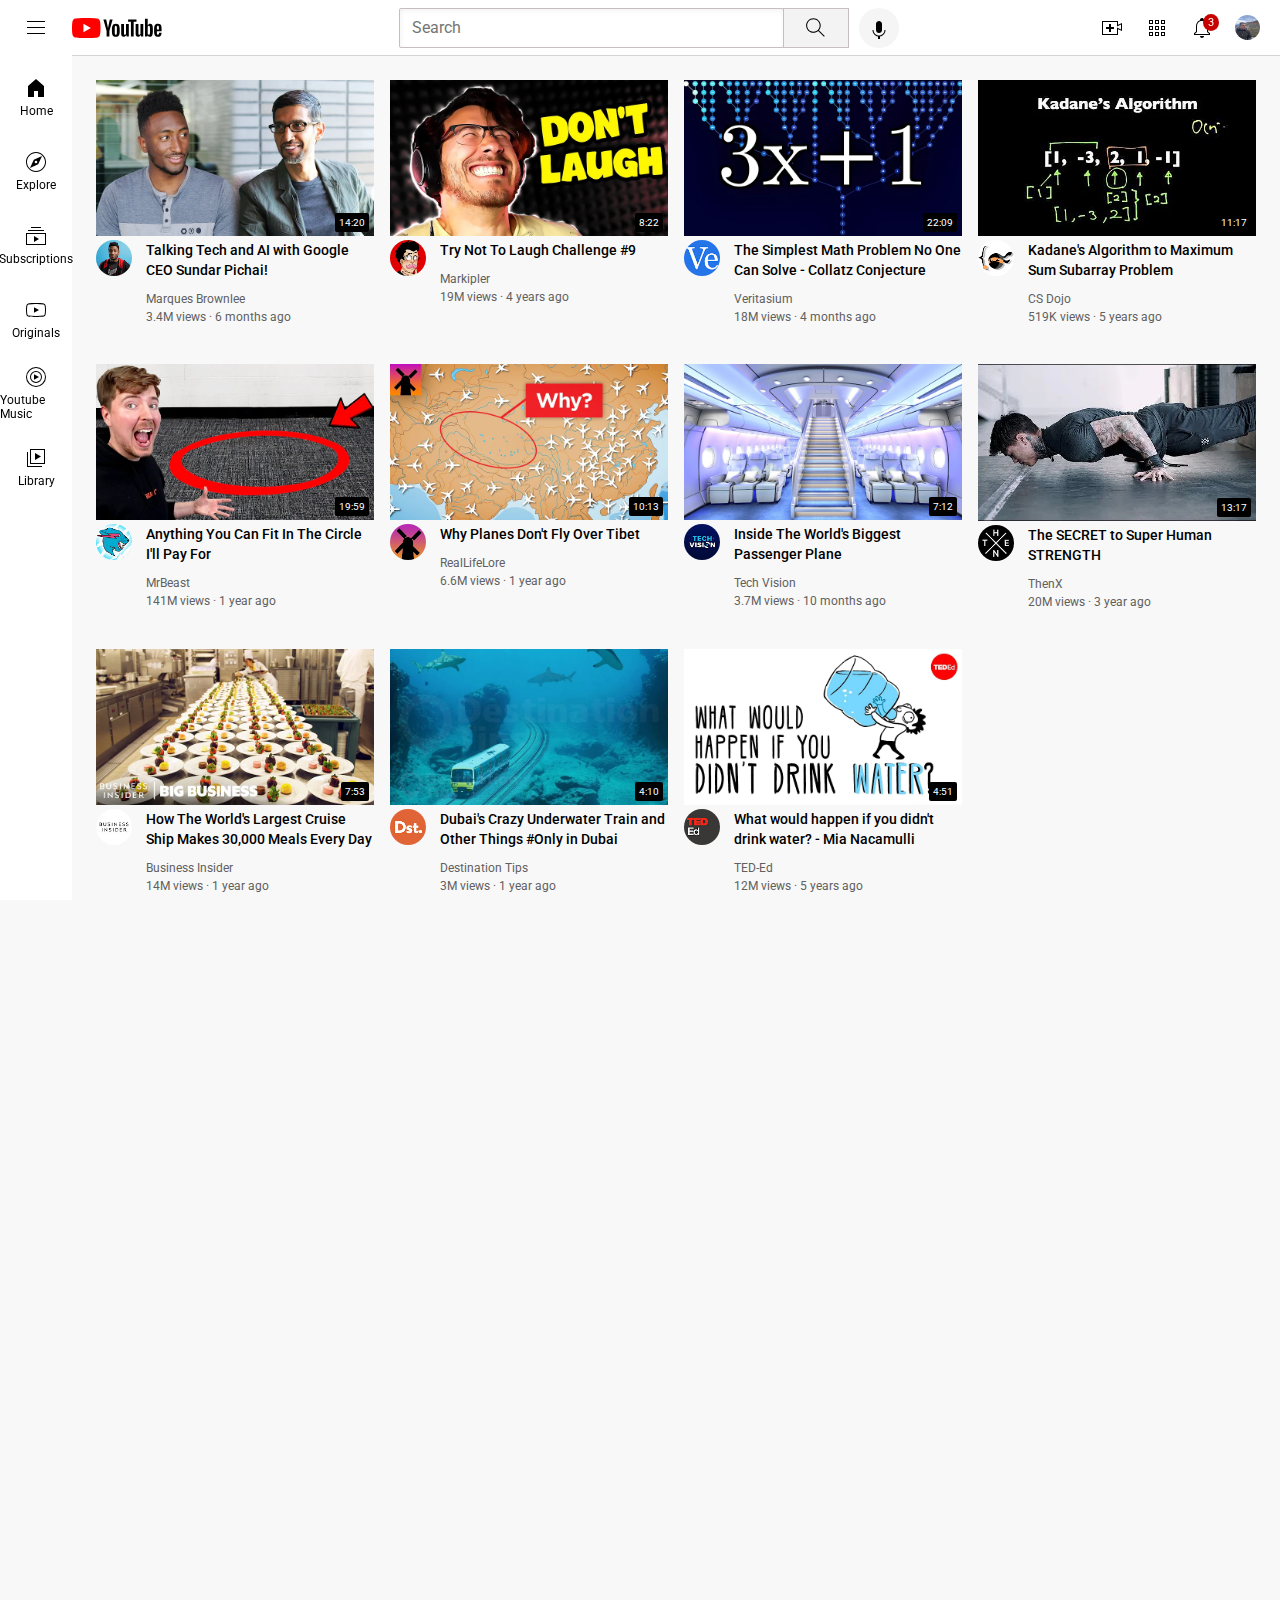
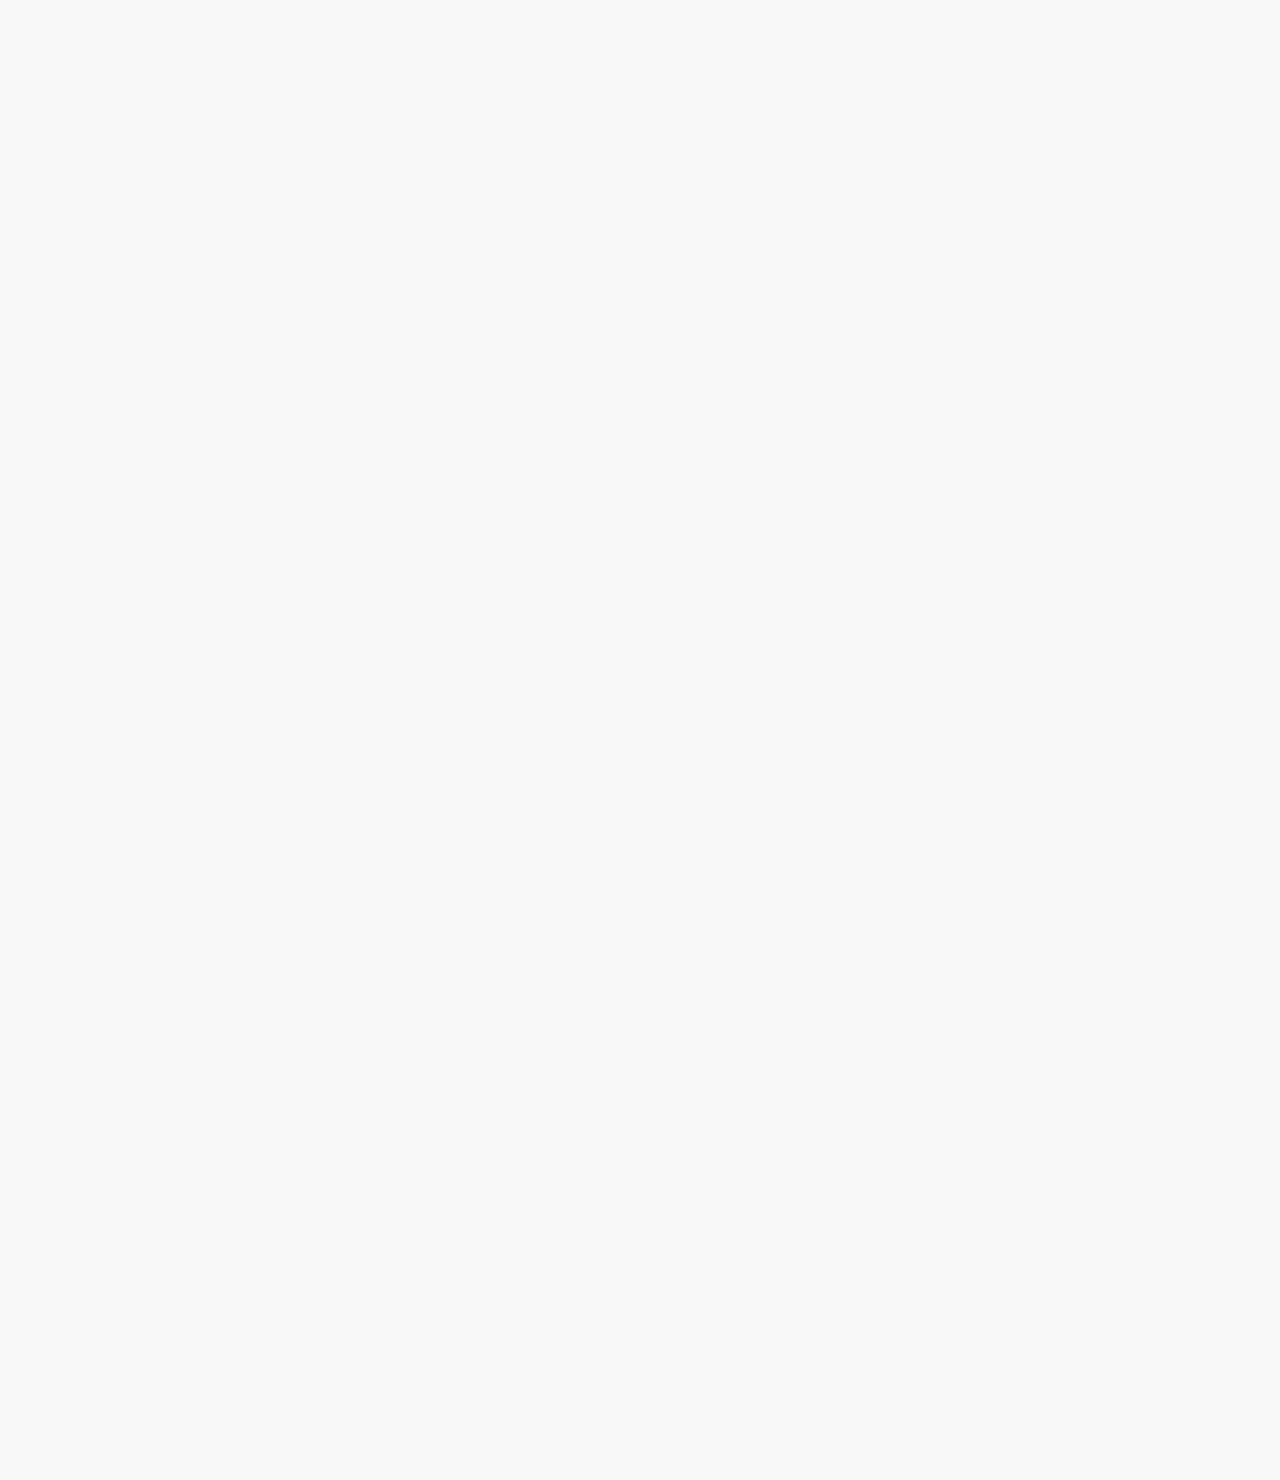
<file: youtube.html>
<!DOCTYPE html>
<html lang="en">
    <head>
        <meta charset="UTF-8" />
        <meta http-equiv="X-UA-Compatible" content="IE=edge" />
        <meta name="viewport" content="width=device-width, initial-scale=1.0" />
        <link rel="preconnect" href="https://fonts.googleapis.com" />
        <link rel="preconnect" href="https://fonts.gstatic.com" crossorigin />
        <link
            href="https://fonts.googleapis.com/css2?family=Roboto:wght@400;500;700&display=swap"
            rel="stylesheet"
        />
        <link rel="stylesheet" href="./styles/general.css" />
        <link rel="stylesheet" href="./styles/header.css" />
        <link rel="stylesheet" href="./styles/video.css" />
        <link rel="stylesheet" href="./styles/sidebar.css" />
        <title>Youtube.com</title>
    </head>
    <body>
        <header class="header">
            <div class="left-section">
                <img class="hamburger-menu" src="./icons/hamburger-menu.svg" />
                <img class="youtube-logo" src="icons/youtube-logo.svg" />
            </div>
            <div class="middle-section">
                <input class="search-bar" type="text" placeholder="Search" />
                <button class="search-btn">
                    <img class="search-icon" src="icons/search.svg" />
                    <div class="tooltip">Search</div>
                </button>
                <button class="voice-search-btn">
                    <img
                        class="voice-search-icon"
                        src="icons/voice-search-icon.svg"
                    />
                    <div class="tooltip">Search with your voice</div>
                </button>
            </div>
            <div class="right-section">
                <div class="upload-icon-container">
                    <img class="upload-icon" src="icons/upload.svg" />
                    <div class="tooltip">Create</div>
                </div>
                <div class="upload-icon-container">
                    <img
                        class="youtube-apps-icon"
                        src="icons/youtube-apps.svg"
                    />
                    <div class="tooltip">YouTube apps</div>
                </div>
                <div class="notifications-icon-container">
                    <div class="upload-icon-container">
                        <img
                            class="notifications-icon"
                            src="icons/notifications.svg"
                        />
                        <div class="tooltip">Notifications</div>
                    </div>
                    <div class="notifications-count">3</div>
                </div>
                <img
                    class="current-user-picture"
                    src="icons/Profile_picture.jpg"
                />
            </div>
        </header>
        <nav class="sidebar">
            <div class="sidebar-link">
                <img src="/icons/home.svg" alt="" />
                <div>Home</div>
            </div>
            <div class="sidebar-link">
                <img src="/icons/explore.svg" alt="" />
                <div>Explore</div>
            </div>
            <div class="sidebar-link">
                <img src="/icons/subscriptions.svg" alt="" />
                <div>Subscriptions</div>
            </div>
            <div class="sidebar-link">
                <img src="/icons/originals.svg" alt="" />
                <div>Originals</div>
            </div>
            <div class="sidebar-link">
                <img src="/icons/youtube-music.svg" alt="" />
                <div>Youtube Music</div>
            </div>
            <div class="sidebar-link">
                <img src="/icons/library.svg" alt="" />
                <div>Library</div>
            </div>
        </nav>
        <main>
            <section class="video-grid">
                <div class="video-preview">
                    <div class="thumbnail">
                        <a href="https://www.youtube.com/watch?v=n2RNcPRtAiY"
                            ><img
                                class="thumbnail-row"
                                src="/images/thumbnail-1.webp"
                        /></a>
                        <div class="video-time">14:20</div>
                    </div>
                    <div class="video-info-grid">
                        <div class="channel-picture">
                            <img
                                class="profile-picture"
                                src="./images/channel-1.jpeg"
                            />
                        </div>
                        <div class="video-info">
                            <p class="video-title">
                                Talking Tech and AI with Google CEO Sundar
                                Pichai!
                            </p>
                            <p class="video-author">Marques Brownlee</p>
                            <p class="video-stats">
                                3.4M views &#183; 6 months ago
                            </p>
                        </div>
                    </div>
                </div>
                <div class="video-preview">
                    <div class="thumbnail">
                        <a href="https://www.youtube.com/watch?v=mP0RAo9SKZk">
                            <img
                                class="thumbnail-row"
                                src="/images/thumbnail-2.webp"
                            />
                        </a>
                        <div class="video-time">8:22</div>
                    </div>
                    <div class="video-info-grid">
                        <div class="channel-picture">
                            <img
                                class="profile-picture"
                                src="./images/channel-2.jpeg"
                            />
                        </div>
                        <div class="video-info">
                            <p class="video-title">
                                Try Not To Laugh Challenge #9
                            </p>
                            <p class="video-author">Markipler</p>
                            <p class="video-stats">
                                19M views &#183; 4 years ago
                            </p>
                        </div>
                    </div>
                </div>
                <div class="video-preview">
                    <div class="thumbnail">
                        <a href="https://www.youtube.com/watch?v=094y1Z2wpJg">
                            <img
                                class="thumbnail-row"
                                src="/images/thumbnail-4.webp"
                            />
                        </a>
                        <div class="video-time">22:09</div>
                    </div>
                    <div class="video-info-grid">
                        <div class="channel-picture">
                            <img
                                class="profile-picture"
                                src="./images/channel-4.jpeg"
                            />
                        </div>
                        <div class="video-info">
                            <p class="video-title">
                                The Simplest Math Problem No One Can Solve -
                                Collatz Conjecture
                            </p>
                            <p class="video-author">Veritasium</p>
                            <p class="video-stats">
                                18M views &#183; 4 months ago
                            </p>
                        </div>
                    </div>
                </div>
                <div class="video-preview">
                    <div class="thumbnail">
                        <a href="https://www.youtube.com/watch?v=86CQq3pKSUw">
                            <img
                                class="thumbnail-row"
                                src="/images/thumbnail-5.webp"
                            />
                        </a>
                        <div class="video-time">11:17</div>
                    </div>
                    <div class="video-info-grid">
                        <div class="channel-picture">
                            <img
                                class="profile-picture"
                                src="./images/channel-5.jpeg"
                            />
                        </div>
                        <div class="video-info">
                            <p class="video-title">
                                Kadane's Algorithm to Maximum Sum Subarray
                                Problem
                            </p>
                            <p class="video-author">CS Dojo</p>
                            <p class="video-stats">
                                519K views &#183; 5 years ago
                            </p>
                        </div>
                    </div>
                </div>
                <div class="video-preview">
                    <div class="thumbnail">
                        <a href="https://www.youtube.com/watch?v=yXWw0_UfSFg">
                            <img
                                class="thumbnail-row"
                                src="/images/thumbnail-6.webp"
                            />
                        </a>
                        <div class="video-time">19:59</div>
                    </div>
                    <div class="video-info-grid">
                        <div class="channel-picture">
                            <img
                                class="profile-picture"
                                src="./images/channel-6.jpeg"
                            />
                        </div>
                        <div class="video-info">
                            <p class="video-title">
                                Anything You Can Fit In The Circle I'll Pay For
                            </p>
                            <p class="video-author">MrBeast</p>
                            <p class="video-stats">
                                141M views &#183; 1 year ago
                            </p>
                        </div>
                    </div>
                </div>
                <div class="video-preview">
                    <div class="thumbnail">
                        <a href="https://www.youtube.com/watch?v=fNVa1qMbF9Y">
                            <img
                                class="thumbnail-row"
                                src="/images/thumbnail-7.webp"
                            />
                        </a>
                        <div class="video-time">10:13</div>
                    </div>
                    <div class="video-info-grid">
                        <div class="channel-picture">
                            <img
                                class="profile-picture"
                                src="./images/channel-7.jpeg"
                            />
                        </div>
                        <div class="video-info">
                            <p class="video-title">
                                Why Planes Don't Fly Over Tibet
                            </p>
                            <p class="video-author">RealLifeLore</p>
                            <p class="video-stats">
                                6.6M views &#183; 1 year ago
                            </p>
                        </div>
                    </div>
                </div>
                <div class="video-preview">
                    <div class="thumbnail">
                        <a href="https://www.youtube.com/watch?v=lFm4EM1juls">
                            <img
                                class="thumbnail-row"
                                src="/images/thumbnail-8.webp"
                            />
                        </a>
                        <div class="video-time">7:12</div>
                    </div>
                    <div class="video-info-grid">
                        <div class="channel-picture">
                            <img
                                class="profile-picture"
                                src="./images/channel-8.jpeg"
                            />
                        </div>
                        <div class="video-info">
                            <p class="video-title">
                                Inside The World's Biggest Passenger Plane
                            </p>
                            <p class="video-author">Tech Vision</p>
                            <p class="video-stats">
                                3.7M views &#183; 10 months ago
                            </p>
                        </div>
                    </div>
                </div>
                <div class="video-preview">
                    <div class="thumbnail">
                        <a href="https://www.youtube.com/watch?v=ixmxOlcrlUc">
                            <img
                                class="thumbnail-row"
                                src="/images/thumbnail-9.webp"
                            />
                        </a>
                        <div class="video-time">13:17</div>
                    </div>
                    <div class="video-info-grid">
                        <div class="channel-picture">
                            <img
                                class="profile-picture"
                                src="./images/channel-9.jpeg"
                            />
                        </div>
                        <div class="video-info">
                            <p class="video-title">
                                The SECRET to Super Human STRENGTH
                            </p>
                            <p class="video-author">ThenX</p>
                            <p class="video-stats">
                                20M views &#183; 3 year ago
                            </p>
                        </div>
                    </div>
                </div>
                <div class="video-preview">
                    <div class="thumbnail">
                        <a href="https://www.youtube.com/watch?v=R2vXbFp5C9o">
                            <img
                                class="thumbnail-row"
                                src="/images/thumbnail-10.webp"
                            />
                        </a>
                        <div class="video-time">7:53</div>
                    </div>
                    <div class="video-info-grid">
                        <div class="channel-picture">
                            <img
                                class="profile-picture"
                                src="./images/channel-10.jpeg"
                            />
                        </div>
                        <div class="video-info">
                            <p class="video-title">
                                How The World's Largest Cruise Ship Makes 30,000
                                Meals Every Day
                            </p>
                            <p class="video-author">Business Insider</p>
                            <p class="video-stats">
                                14M views &#183; 1 year ago
                            </p>
                        </div>
                    </div>
                </div>
                <div class="video-preview">
                    <div class="thumbnail">
                        <a href="https://www.youtube.com/watch?v=0nZuYyXET3s">
                            <img
                                class="thumbnail-row"
                                src="/images/thumbnail-11.webp"
                            />
                        </a>
                        <div class="video-time">4:10</div>
                    </div>
                    <div class="video-info-grid">
                        <div class="channel-picture">
                            <img
                                class="profile-picture"
                                src="./images/channel-11.jpeg"
                            />
                        </div>
                        <div class="video-info">
                            <p class="video-title">
                                Dubai's Crazy Underwater Train and Other Things
                                #Only in Dubai
                            </p>
                            <p class="video-author">Destination Tips</p>
                            <p class="video-stats">
                                3M views &#183; 1 year ago
                            </p>
                        </div>
                    </div>
                </div>
                <div class="video-preview">
                    <div class="thumbnail">
                        <a href="https://www.youtube.com/watch?v=9iMGFqMmUFs">
                            <img
                                class="thumbnail-row"
                                src="/images/thumbnail-12.webp"
                            />
                        </a>
                        <div class="video-time">4:51</div>
                    </div>
                    <div class="video-info-grid">
                        <div class="channel-picture">
                            <img
                                class="profile-picture"
                                src="./images/channel-12.jpeg"
                            />
                        </div>
                        <div class="video-info">
                            <p class="video-title">
                                What would happen if you didn't drink water? -
                                Mia Nacamulli
                            </p>
                            <p class="video-author">TED-Ed</p>
                            <p class="video-stats">
                                12M views &#183; 5 years ago
                            </p>
                        </div>
                    </div>
                </div>
            </section>
        </main>
    </body>
</html>
</file>
<file: styles/general.css>
p {
    font-family: Roboto, Arial;
    margin-top: 0;
    margin-bottom: 0;
}

body {
    font-family: Roboto, Arial, sans-serif;
    margin: 0;
    padding-top: 80px;
    padding-left: 96px;
    height: 3000px;
    padding-right: 24px;
    background-color: rgb(248, 248, 248);
}
</file>
<file: styles/header.css>
.header {
    height: 55px;
    display: flex;
    flex-direction: row;
    justify-content: space-between;
    position: fixed;
    top: 0;
    left: 0;
    right: 0;
    z-index: 100;

    background-color: white;
    border-bottom-width: 1px;
    border-bottom-style: solid;
    border-bottom-color: rgb(211, 211, 211);
}

.left-section {
    display: flex;
    align-items: center;
}

.hamburger-menu {
    height: 24px;
    margin-left: 24px;
    margin-right: 24px;
}

.youtube-logo {
    height: 20px;
}

.middle-section {
    flex: 1;
    margin-left: 70px;
    margin-right: 35px;
    max-width: 500px;
    display: flex;
    align-items: center;
}

.search-btn {
    height: 40px;
    width: 66px;
    background-color: rgb(243, 243, 243);
    border: 1px solid rgb(201, 190, 190);
    margin-left: -1px;
    margin-right: 10px;
    position: relative;
}

.search-btn,
.voice-search-btn,
.upload-icon-container {
    display: flex;
    justify-content: center;
    align-items: center;
    position: relative;
}

.search-btn .tooltip,
.voice-search-btn .tooltip,
.upload-icon-container .tooltip {
    font-family: Roboto, Arial;
    position: absolute;
    background-color: gray;
    color: white;
    padding: 4px 8px;
    border-radius: 2px;
    font-size: 12px;
    bottom: -30px;
    opacity: 0;
    transition: opacity 0.15s;
    pointer-events: none;
    white-space: nowrap;
}

.search-btn:hover .tooltip,
.voice-search-btn:hover .tooltip,
.upload-icon-container:hover .tooltip {
    opacity: 1;
}

.search-btn,
.voice-search-btn {
    position: relative;
}

.search-bar {
    flex: 1;
    height: 36px;
    font-size: 16px;
    border-width: 1px;
    border-style: solid;
    border-color: rgb(201, 190, 190);
    border-radius: 2px;
    box-shadow: inset 1px 2px 5px rgba(0, 0, 0, 0.05);
    width: 0;
}

.search-icon {
    height: 25px;
}

.search-bar::placeholder {
    font-family: Roboto, Arial;
    font-size: 16px;
    padding-left: 10px;
}

.voice-search-btn {
    height: 40px;
    width: 40px;
    border-radius: 20px;
    border: none;
    background-color: rgb(245, 245, 245);
}

.voice-search-icon {
    height: 24px;
    margin-top: 4px;
}

.right-section {
    display: flex;
    width: 180px;
    align-items: center;
    justify-content: space-between;
    flex-shrink: 0;
}

.upload-icon {
    height: 24px;
}

.youtube-apps-icon {
    height: 24px;
}

.notifications-icon {
    height: 24px;
}

.notifications-icon-container {
    position: relative;
}

.notifications-count {
    position: absolute;
    top: -2px;
    right: -5px;
    background-color: rgb(199, 0, 0);
    color: white;
    font-family: Roboto, Arial;
    font-size: 11px;
    padding: 2px 5px;
    border-radius: 50%;
}

.current-user-picture {
    margin-right: 20px;
    width: 25px;
    height: 25px;
    border-radius: 16px;
}
</file>
<file: styles/video.css>
.thumbnail {
    position: relative;
}

.thumbnail-row {
    width: 100%;
}

.video-title {
    margin-top: 0;
    font-size: 14px;
    font-weight: 500;
    line-height: 20px;
    margin-bottom: 12px;
}

.video-author,
.video-stats {
    font-size: 12px;
    color: #606060;
}

.video-author {
    margin-bottom: 4px;
}

.profile-picture {
    width: 36px;
    border-radius: 50%;
    vertical-align: top;
}

.video-info-grid {
    display: grid;
    grid-template-columns: 50px 1fr;
}

.video-grid {
    font-family: Roboto, Arial;
    display: grid;
    column-gap: 16px;
    row-gap: 40px;
}

@media (max-width: 750px) {
    .video-grid {
        grid-template-columns: 1fr 1fr;
    }
}

@media (min-width: 751px) and (max-width: 999px) {
    .video-grid {
        grid-template-columns: 1fr 1fr 1fr;
    }
}

@media (min-width: 1000px) {
    .video-grid {
        grid-template-columns: 1fr 1fr 1fr 1fr;
    }

}

.video-time {
    background-color: black;
    color: white;
    position: absolute;
    bottom: 8px;
    right: 5px;
    font-size: 10px;
    padding: 4px;
    border-radius: 2px;
}
</file>
<file: styles/sidebar.css>
.sidebar {
    position: fixed;
    left: 0;
    bottom: 0;
    top: 55px;
    background-color: white;
    width: 72px;
    z-index: 200;
    padding-top: 5px;
}

.sidebar-link {
    height: 74px;
    display: flex;
    justify-content: center;
    align-items: center;
    flex-direction: column;
    cursor: pointer;
}

.sidebar-link:hover {
    background-color: rgb(238, 238, 238);
}

.sidebar-link img {
    height: 24px;
    margin-bottom: 4px;
}

.sidebar-link div {
    font-family: Roboto, Arial;
    font-size: 12px;
}
</file>
